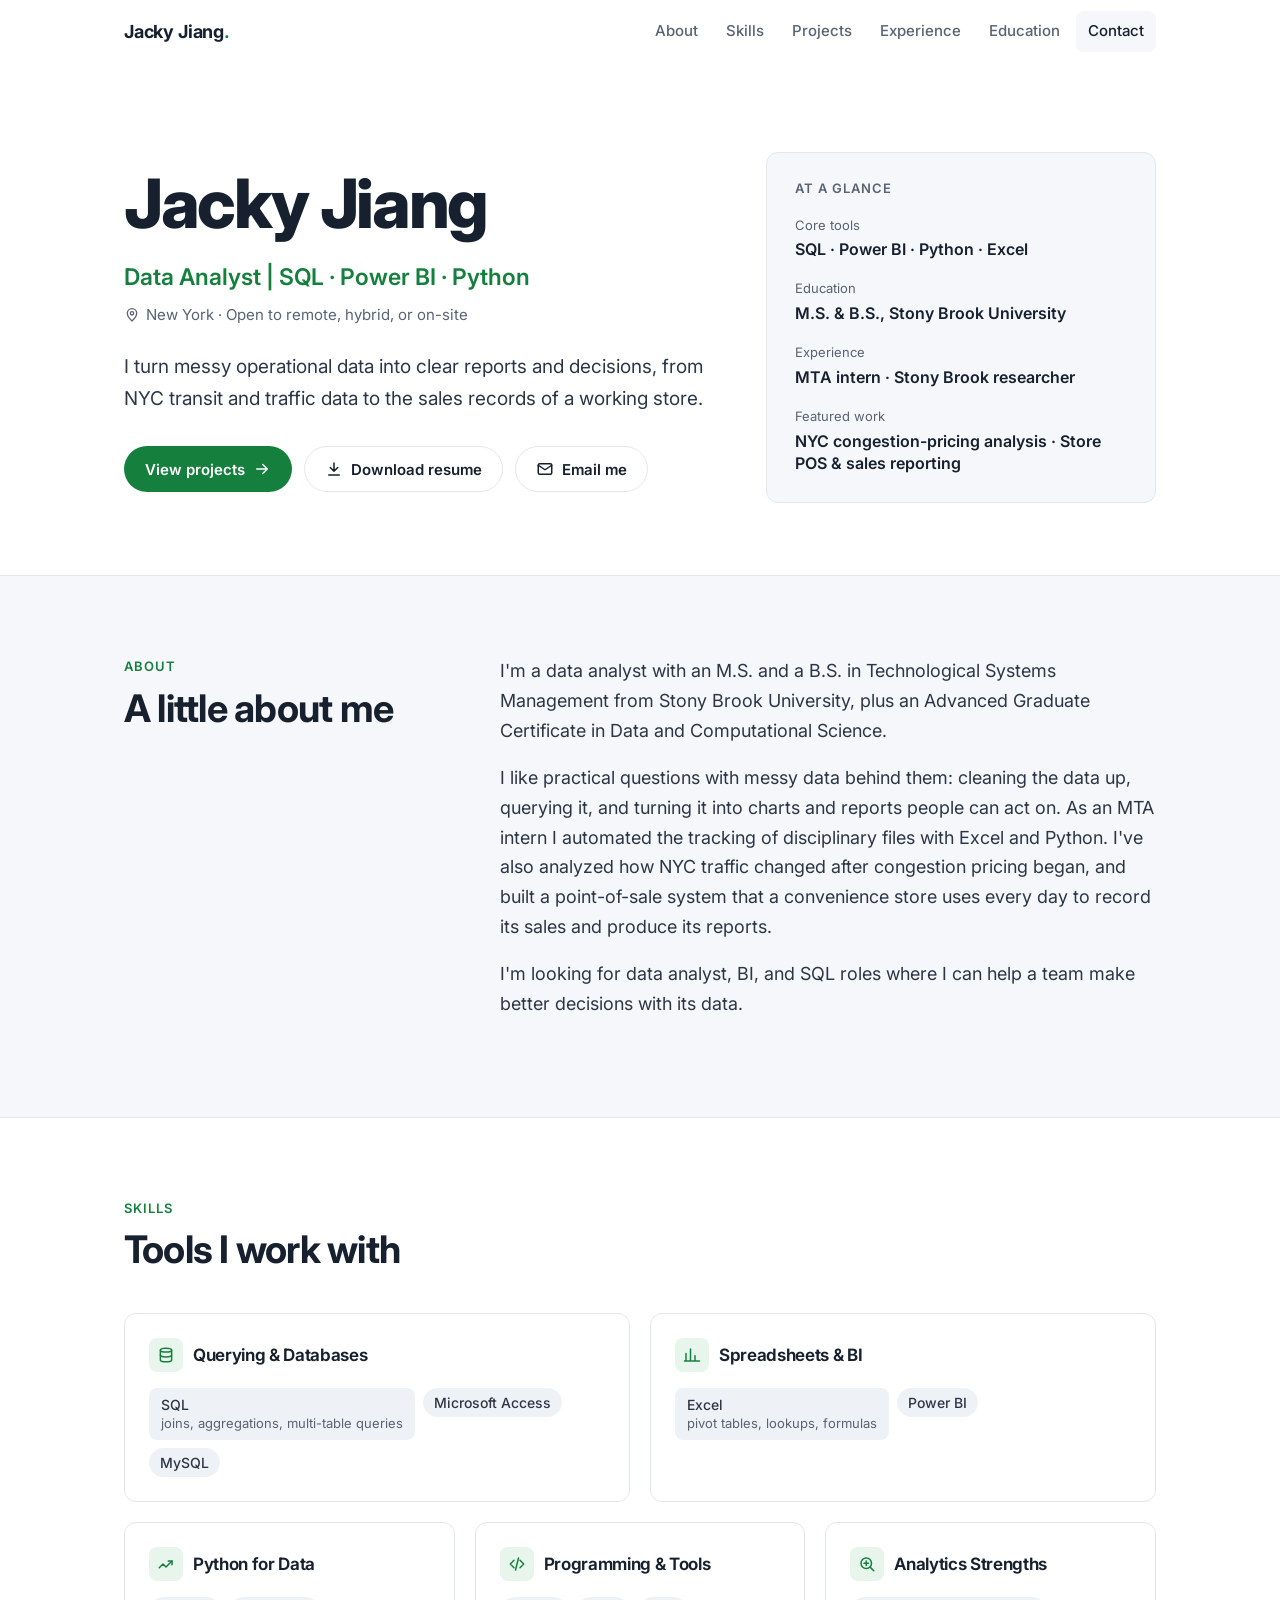
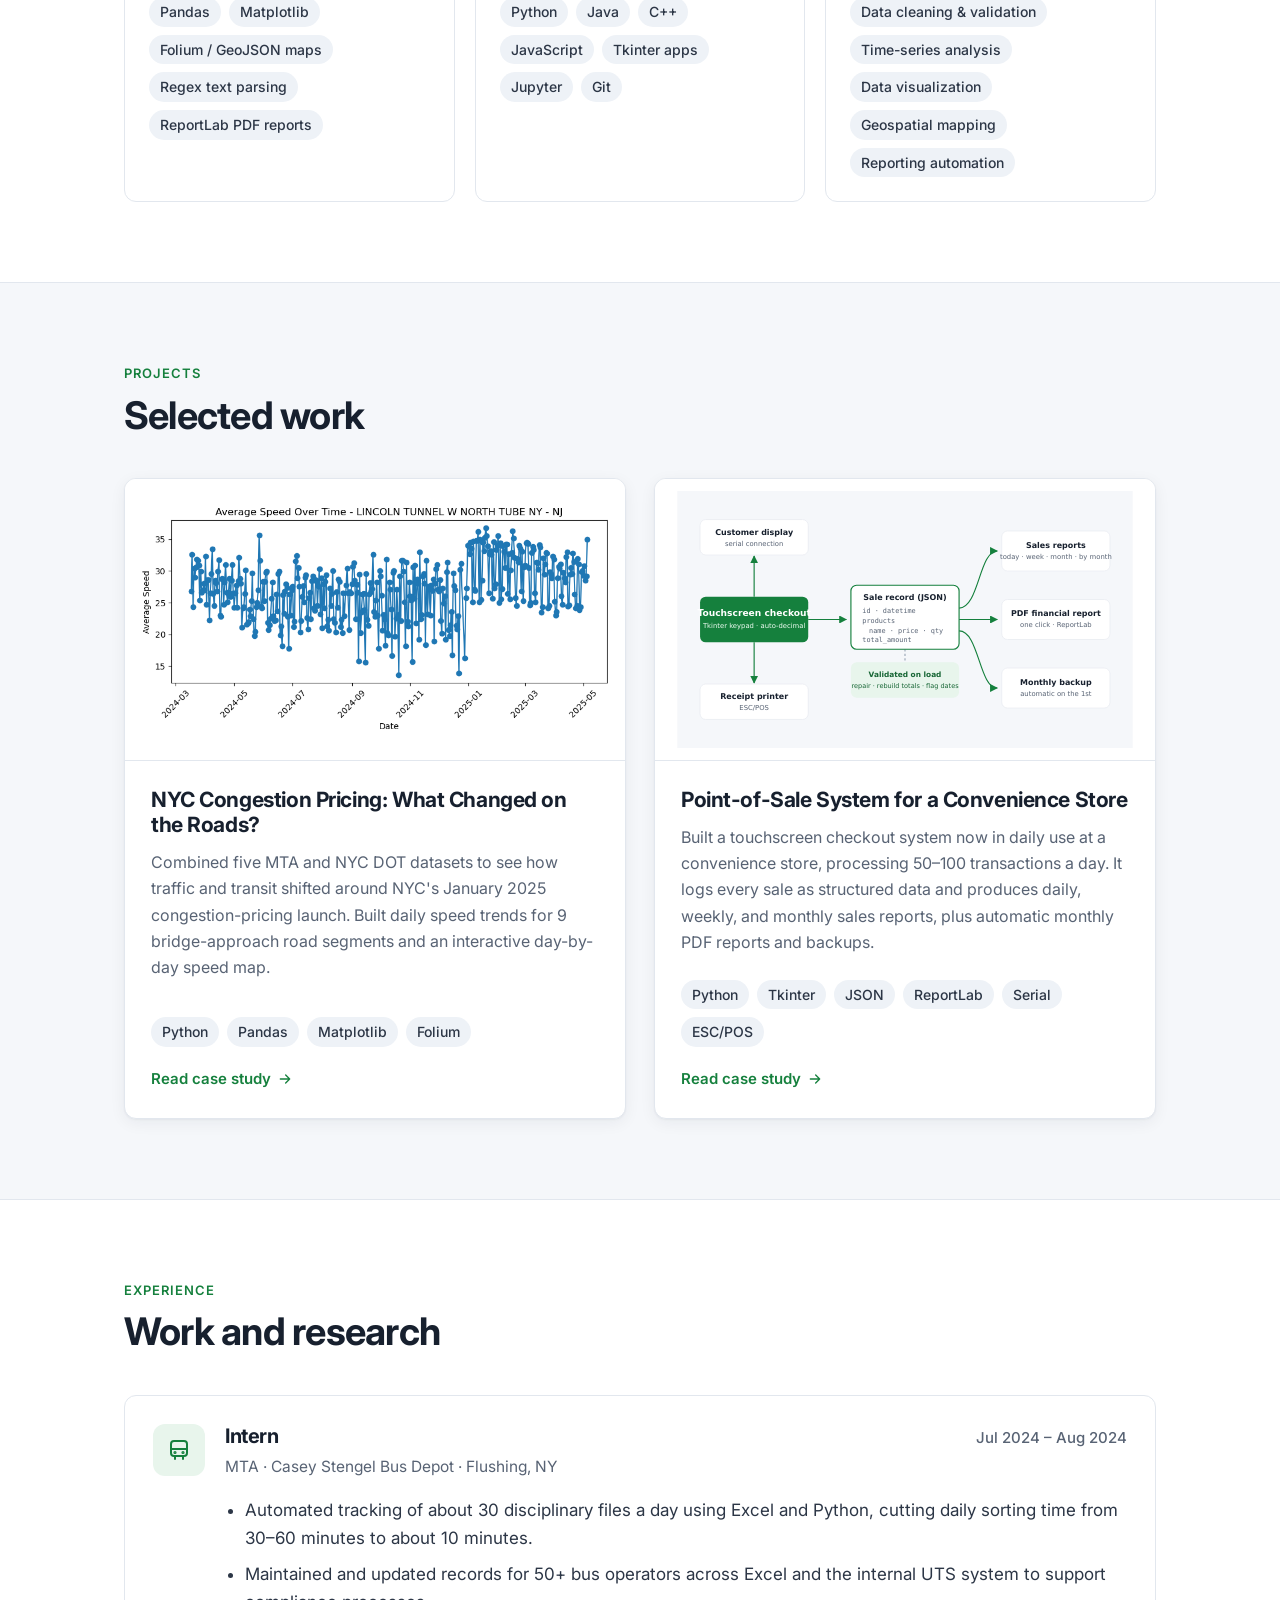
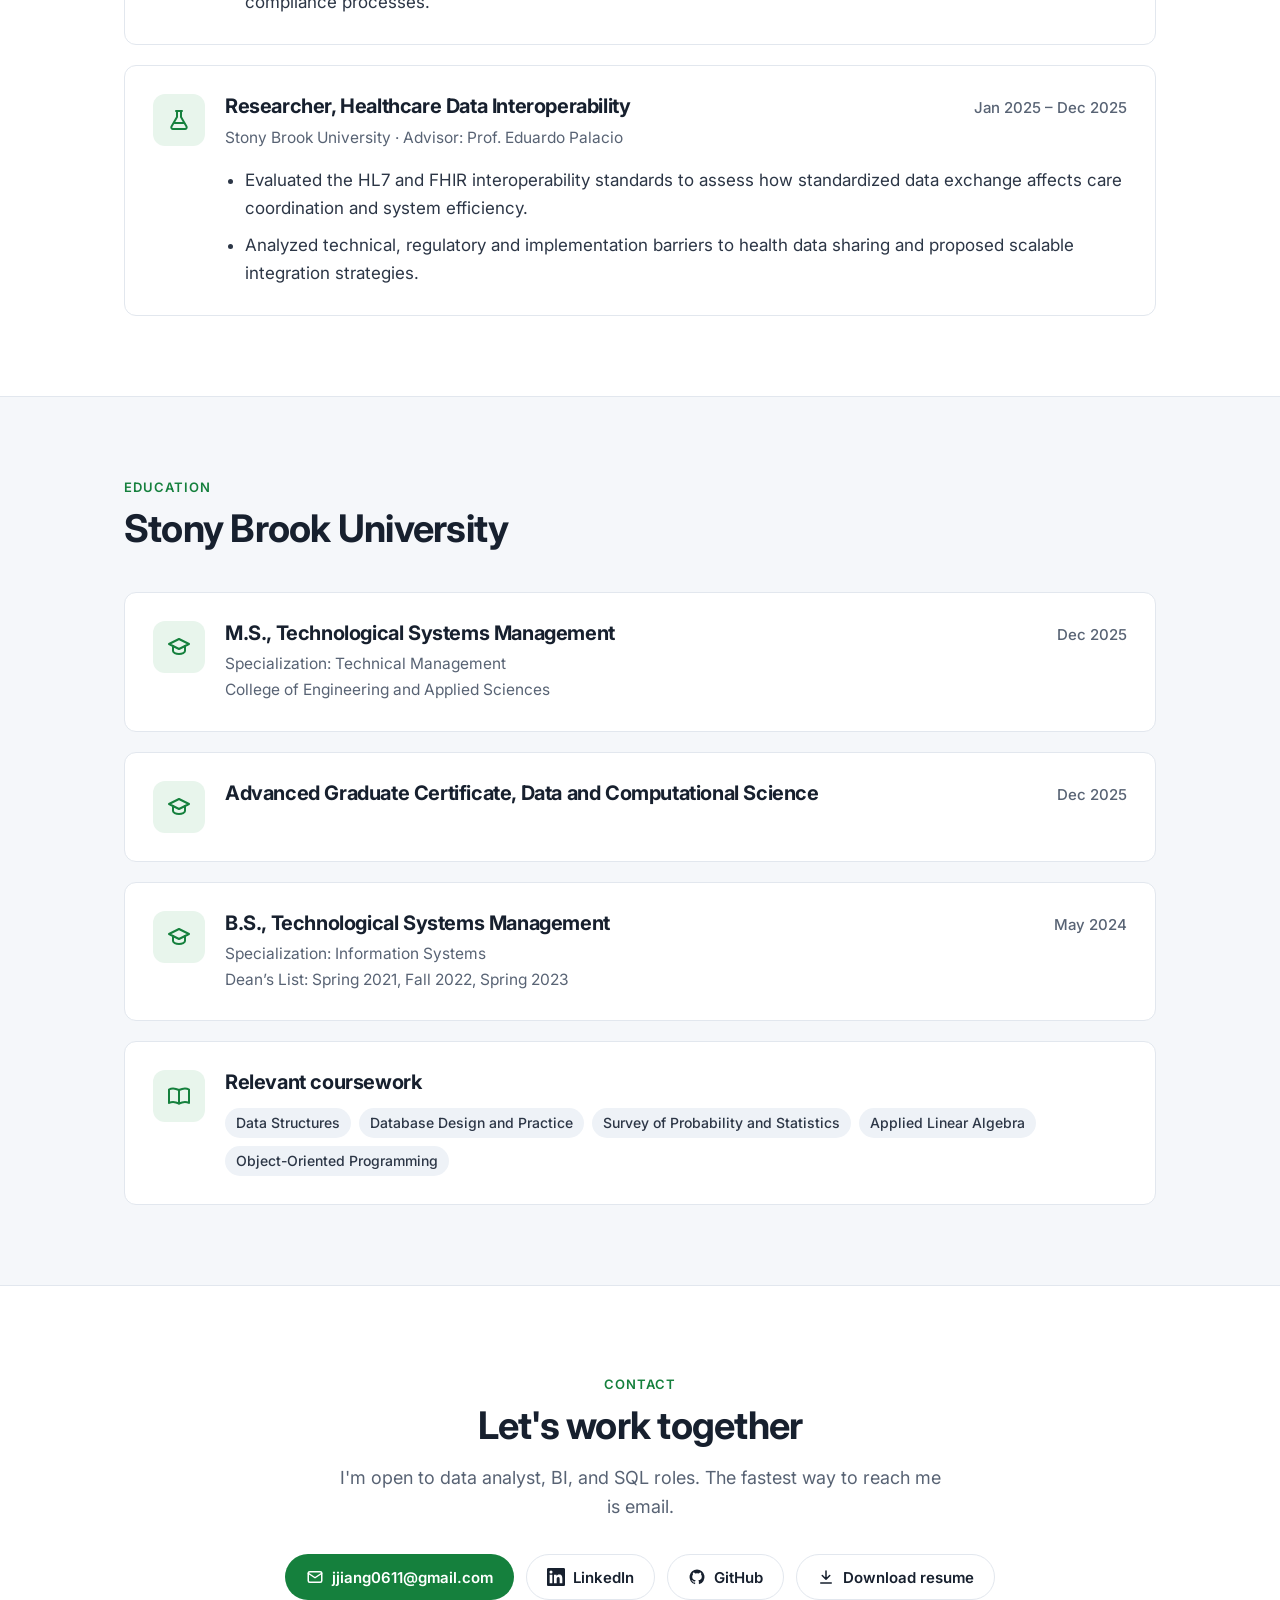
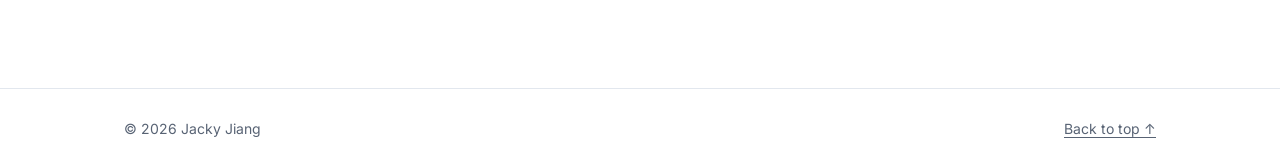
<file: index.html>
<!doctype html>
<html lang="en">
<head>
  <meta charset="utf-8">
  <meta name="viewport" content="width=device-width, initial-scale=1">
  <title>Jacky Jiang | Data Analyst: SQL · Power BI · Python</title>
  <meta name="description" content="Jacky Jiang, data analyst in New York. I turn messy operational data into clear reports and decisions, from NYC transit and traffic data to the sales records of a working store.">
  <link rel="canonical" href="https://jjiang0611.github.io/Portfolio-Website/">

  <meta property="og:type" content="website">
  <meta property="og:title" content="Jacky Jiang | Data Analyst: SQL · Power BI · Python">
  <meta property="og:description" content="I turn messy operational data into clear reports and decisions, from NYC transit and traffic data to the sales records of a working store.">
  <meta property="og:url" content="https://jjiang0611.github.io/Portfolio-Website/">
  <meta property="og:image" content="https://jjiang0611.github.io/Portfolio-Website/assets/img/og-image.png">
  <meta name="twitter:card" content="summary_large_image">

  <link rel="icon" href="assets/img/favicon.svg" type="image/svg+xml">
  <link rel="preconnect" href="https://fonts.googleapis.com">
  <link rel="preconnect" href="https://fonts.gstatic.com" crossorigin>
  <link href="https://fonts.googleapis.com/css2?family=Inter:wght@400;500;600;700;800&display=swap" rel="stylesheet">
  <link rel="stylesheet" href="assets/css/style.css">
</head>
<body>
  <a class="skip-link" href="#main">Skip to content</a>

  <header class="nav">
    <div class="container">
      <a class="brand" href="#top">Jacky Jiang<span>.</span></a>
      <button class="nav-toggle" type="button" aria-label="Open menu" aria-expanded="false" aria-controls="nav-links">
        <svg viewBox="0 0 24 24" fill="none" stroke="currentColor" stroke-width="2" stroke-linecap="round" aria-hidden="true"><path d="M4 7h16M4 12h16M4 17h16"/></svg>
      </button>
      <nav aria-label="Primary">
        <ul class="nav-links" id="nav-links">
          <li><a href="#about">About</a></li>
          <li><a href="#skills">Skills</a></li>
          <li><a href="#projects">Projects</a></li>
          <li><a href="#experience">Experience</a></li>
          <li><a href="#education">Education</a></li>
          <li><a href="#contact">Contact</a></li>
        </ul>
      </nav>
    </div>
  </header>

  <main id="main">
    <!-- Hero -->
    <section class="hero" aria-labelledby="hero-name">
      <div class="container">
        <div>
          <h1 id="hero-name">Jacky Jiang</h1>
          <p class="headline">Data Analyst | SQL · Power BI · Python</p>
          <p class="location">
            <svg viewBox="0 0 24 24" fill="none" stroke="currentColor" stroke-width="2" stroke-linecap="round" stroke-linejoin="round" aria-hidden="true"><path d="M12 21s-7-6.2-7-11.5a7 7 0 0 1 14 0C19 14.8 12 21 12 21z"/><circle cx="12" cy="9.5" r="2.5"/></svg>
            New York · Open to remote, hybrid, or on-site
          </p>
          <p class="lede">I turn messy operational data into clear reports and decisions, from NYC transit and traffic data to the sales records of a working store.</p>
          <div class="btn-group">
            <a class="btn btn-primary" href="#projects">
              View projects
              <svg viewBox="0 0 24 24" fill="none" stroke="currentColor" stroke-width="2" stroke-linecap="round" stroke-linejoin="round" aria-hidden="true"><path d="M5 12h14M13 6l6 6-6 6"/></svg>
            </a>
            <a class="btn btn-secondary" href="assets/resume.pdf" data-resume download="Jacky_Jiang_Resume.pdf">
              <svg viewBox="0 0 24 24" fill="none" stroke="currentColor" stroke-width="2" stroke-linecap="round" stroke-linejoin="round" aria-hidden="true"><path d="M12 4v11M7 10l5 5 5-5M5 20h14"/></svg>
              Download resume
            </a>
            <a class="btn btn-secondary" href="mailto:jjiang0611@gmail.com">
              <svg viewBox="0 0 24 24" fill="none" stroke="currentColor" stroke-width="2" stroke-linecap="round" stroke-linejoin="round" aria-hidden="true"><rect x="3" y="5" width="18" height="14" rx="2"/><path d="M3 7l9 6 9-6"/></svg>
              Email me
            </a>
          </div>
        </div>

        <aside class="glance" aria-label="At a glance">
          <h2>At a glance</h2>
          <dl>
            <div>
              <dt>Core tools</dt>
              <dd>SQL · Power BI · Python · Excel</dd>
            </div>
            <div>
              <dt>Education</dt>
              <dd>M.S. &amp; B.S., Stony Brook University</dd>
            </div>
            <div>
              <dt>Experience</dt>
              <dd>MTA intern · Stony Brook researcher</dd>
            </div>
            <div>
              <dt>Featured work</dt>
              <dd>NYC congestion-pricing analysis · Store POS &amp; sales reporting</dd>
            </div>
          </dl>
        </aside>
      </div>
    </section>

    <!-- About -->
    <section class="section section-alt" id="about" aria-labelledby="about-title">
      <div class="container about-grid">
        <div class="section-head">
          <span class="eyebrow">About</span>
          <h2 id="about-title">A little about me</h2>
        </div>
        <div class="about-body">
          <p>I'm a data analyst with an M.S. and a B.S. in Technological Systems Management from Stony Brook University, plus an Advanced Graduate Certificate in Data and Computational Science.</p>
          <p>I like practical questions with messy data behind them: cleaning the data up, querying it, and turning it into charts and reports people can act on. As an MTA intern I automated the tracking of disciplinary files with Excel and Python. I've also analyzed how NYC traffic changed after congestion pricing began, and built a point-of-sale system that a convenience store uses every day to record its sales and produce its reports.</p>
          <p>I'm looking for data analyst, BI, and SQL roles where I can help a team make better decisions with its data.</p>
        </div>
      </div>
    </section>

    <!-- Skills -->
    <section class="section" id="skills" aria-labelledby="skills-title">
      <div class="container">
        <div class="section-head">
          <span class="eyebrow">Skills</span>
          <h2 id="skills-title">Tools I work with</h2>
        </div>
        <div class="skills-grid">
          <article class="skill-card is-wide">
            <h3>
              <span class="skill-icon"><svg viewBox="0 0 24 24" fill="none" stroke="currentColor" stroke-width="2" stroke-linecap="round" stroke-linejoin="round" aria-hidden="true"><ellipse cx="12" cy="5.5" rx="7.5" ry="2.5"/><path d="M4.5 5.5v13c0 1.4 3.4 2.5 7.5 2.5s7.5-1.1 7.5-2.5v-13"/><path d="M4.5 12c0 1.4 3.4 2.5 7.5 2.5s7.5-1.1 7.5-2.5"/></svg></span>
              Querying &amp; Databases
            </h3>
            <ul class="tags">
              <li class="tag tag-detail">SQL <small>joins, aggregations, multi-table queries</small></li>
              <li class="tag">Microsoft Access</li>
              <li class="tag">MySQL</li>
            </ul>
          </article>

          <article class="skill-card is-wide">
            <h3>
              <span class="skill-icon"><svg viewBox="0 0 24 24" fill="none" stroke="currentColor" stroke-width="2" stroke-linecap="round" stroke-linejoin="round" aria-hidden="true"><path d="M4 20V10M10 20V4M16 20v-7M22 20H2"/></svg></span>
              Spreadsheets &amp; BI
            </h3>
            <ul class="tags">
              <li class="tag tag-detail">Excel <small>pivot tables, lookups, formulas</small></li>
              <li class="tag">Power BI</li>
            </ul>
          </article>

          <article class="skill-card">
            <h3>
              <span class="skill-icon"><svg viewBox="0 0 24 24" fill="none" stroke="currentColor" stroke-width="2" stroke-linecap="round" stroke-linejoin="round" aria-hidden="true"><path d="M3 17l5-5 4 4 8-8"/><path d="M15 8h5v5"/></svg></span>
              Python for Data
            </h3>
            <ul class="tags">
              <li class="tag">Pandas</li>
              <li class="tag">Matplotlib</li>
              <li class="tag">Folium / GeoJSON maps</li>
              <li class="tag">Regex text parsing</li>
              <li class="tag">ReportLab PDF reports</li>
            </ul>
          </article>

          <article class="skill-card">
            <h3>
              <span class="skill-icon"><svg viewBox="0 0 24 24" fill="none" stroke="currentColor" stroke-width="2" stroke-linecap="round" stroke-linejoin="round" aria-hidden="true"><path d="M8 7l-5 5 5 5M16 7l5 5-5 5M14 4l-4 16"/></svg></span>
              Programming &amp; Tools
            </h3>
            <ul class="tags">
              <li class="tag">Python</li>
              <li class="tag">Java</li>
              <li class="tag">C++</li>
              <li class="tag">JavaScript</li>
              <li class="tag">Tkinter apps</li>
              <li class="tag">Jupyter</li>
              <li class="tag">Git</li>
            </ul>
          </article>

          <article class="skill-card">
            <h3>
              <span class="skill-icon"><svg viewBox="0 0 24 24" fill="none" stroke="currentColor" stroke-width="2" stroke-linecap="round" stroke-linejoin="round" aria-hidden="true"><circle cx="11" cy="11" r="7"/><path d="M21 21l-4.5-4.5M8 11h6M11 8v6"/></svg></span>
              Analytics Strengths
            </h3>
            <ul class="tags">
              <li class="tag">Data cleaning &amp; validation</li>
              <li class="tag">Time-series analysis</li>
              <li class="tag">Data visualization</li>
              <li class="tag">Geospatial mapping</li>
              <li class="tag">Reporting automation</li>
            </ul>
          </article>
        </div>
      </div>
    </section>

    <!-- Projects -->
    <section class="section section-alt" id="projects" aria-labelledby="projects-title">
      <div class="container">
        <div class="section-head">
          <span class="eyebrow">Projects</span>
          <h2 id="projects-title">Selected work</h2>
        </div>
        <div class="projects-grid">
          <article class="project-card">
            <div class="project-thumb">
              <img src="assets/img/lincoln-tunnel-west-north-tube.png" alt="Line chart of average daily speed in the Lincoln Tunnel westbound north tube, March 2024 to May 2025, rising after January 2025." loading="lazy" width="790" height="390">
            </div>
            <div class="project-body">
              <h3><a href="projects/congestion-pricing.html">NYC Congestion Pricing: What Changed on the Roads?</a></h3>
              <p>Combined five MTA and NYC DOT datasets to see how traffic and transit shifted around NYC's January 2025 congestion-pricing launch. Built daily speed trends for 9 bridge-approach road segments and an interactive day-by-day speed map.</p>
              <ul class="tags" aria-label="Tools">
                <li class="tag">Python</li>
                <li class="tag">Pandas</li>
                <li class="tag">Matplotlib</li>
                <li class="tag">Folium</li>
              </ul>
              <span class="read-more" aria-hidden="true">
                Read case study
                <svg viewBox="0 0 24 24" fill="none" stroke="currentColor" stroke-width="2" stroke-linecap="round" stroke-linejoin="round"><path d="M5 12h14M13 6l6 6-6 6"/></svg>
              </span>
            </div>
          </article>

          <article class="project-card">
            <div class="project-thumb">
              <img src="assets/img/pos-data-flow.svg" alt="Diagram: touchscreen checkout feeds a customer display, a receipt printer, and a JSON sale record that powers sales reports, PDF reports, and monthly backups." loading="lazy" width="800" height="450">
            </div>
            <div class="project-body">
              <h3><a href="projects/pos-system.html">Point-of-Sale System for a Convenience Store</a></h3>
              <p>Built a touchscreen checkout system now in daily use at a convenience store, processing 50–100 transactions a day. It logs every sale as structured data and produces daily, weekly, and monthly sales reports, plus automatic monthly PDF reports and backups.</p>
              <ul class="tags" aria-label="Tools">
                <li class="tag">Python</li>
                <li class="tag">Tkinter</li>
                <li class="tag">JSON</li>
                <li class="tag">ReportLab</li>
                <li class="tag">Serial</li>
                <li class="tag">ESC/POS</li>
              </ul>
              <span class="read-more" aria-hidden="true">
                Read case study
                <svg viewBox="0 0 24 24" fill="none" stroke="currentColor" stroke-width="2" stroke-linecap="round" stroke-linejoin="round"><path d="M5 12h14M13 6l6 6-6 6"/></svg>
              </span>
            </div>
          </article>
        </div>
      </div>
    </section>

    <!-- Experience -->
    <section class="section" id="experience" aria-labelledby="experience-title">
      <div class="container">
        <div class="section-head">
          <span class="eyebrow">Experience</span>
          <h2 id="experience-title">Work and research</h2>
        </div>
        <div class="entries">
          <article class="entry">
            <div class="entry-icon"><svg viewBox="0 0 24 24" fill="none" stroke="currentColor" stroke-width="2" stroke-linecap="round" stroke-linejoin="round" aria-hidden="true"><rect x="4" y="3" width="16" height="15" rx="3"/><path d="M4 11h16M8 18v3M16 18v3"/><circle cx="8" cy="14.5" r="0.6" fill="currentColor"/><circle cx="16" cy="14.5" r="0.6" fill="currentColor"/></svg></div>
            <div>
              <div class="entry-head">
                <h3>Intern</h3>
                <span class="entry-date">Jul 2024 – Aug 2024</span>
              </div>
              <p class="org">MTA · Casey Stengel Bus Depot · Flushing, NY</p>
              <ul>
                <li>Automated tracking of about 30 disciplinary files a day using Excel and Python, cutting daily sorting time from 30–60 minutes to about 10 minutes.</li>
                <li>Maintained and updated records for 50+ bus operators across Excel and the internal UTS system to support compliance processes.</li>
              </ul>
            </div>
          </article>
          <article class="entry">
            <div class="entry-icon"><svg viewBox="0 0 24 24" fill="none" stroke="currentColor" stroke-width="2" stroke-linecap="round" stroke-linejoin="round" aria-hidden="true"><path d="M9 3h6M10 3v6L4.5 18.5A1.7 1.7 0 0 0 6 21h12a1.7 1.7 0 0 0 1.5-2.5L14 9V3"/><path d="M7.5 15h9"/></svg></div>
            <div>
              <div class="entry-head">
                <h3>Researcher, Healthcare Data Interoperability</h3>
                <span class="entry-date">Jan 2025 – Dec 2025</span>
              </div>
              <p class="org">Stony Brook University · Advisor: Prof. Eduardo Palacio</p>
              <ul>
                <li>Evaluated the HL7 and FHIR interoperability standards to assess how standardized data exchange affects care coordination and system efficiency.</li>
                <li>Analyzed technical, regulatory and implementation barriers to health data sharing and proposed scalable integration strategies.</li>
              </ul>
            </div>
          </article>
        </div>
      </div>
    </section>

    <!-- Education -->
    <section class="section section-alt" id="education" aria-labelledby="education-title">
      <div class="container">
        <div class="section-head">
          <span class="eyebrow">Education</span>
          <h2 id="education-title">Stony Brook University</h2>
        </div>
        <div class="entries">
          <article class="entry">
            <div class="entry-icon"><svg viewBox="0 0 24 24" fill="none" stroke="currentColor" stroke-width="2" stroke-linecap="round" stroke-linejoin="round" aria-hidden="true"><path d="M2 9l10-5 10 5-10 5z"/><path d="M6 11v5c0 1.5 2.7 3 6 3s6-1.5 6-3v-5"/></svg></div>
            <div>
              <div class="entry-head">
                <h3>M.S., Technological Systems Management</h3>
                <span class="entry-date">Dec 2025</span>
              </div>
              <p class="org">Specialization: Technical Management<br>College of Engineering and Applied Sciences</p>
            </div>
          </article>
          <article class="entry">
            <div class="entry-icon"><svg viewBox="0 0 24 24" fill="none" stroke="currentColor" stroke-width="2" stroke-linecap="round" stroke-linejoin="round" aria-hidden="true"><path d="M2 9l10-5 10 5-10 5z"/><path d="M6 11v5c0 1.5 2.7 3 6 3s6-1.5 6-3v-5"/></svg></div>
            <div>
              <div class="entry-head">
                <h3>Advanced Graduate Certificate, Data and Computational Science</h3>
                <span class="entry-date">Dec 2025</span>
              </div>
            </div>
          </article>
          <article class="entry">
            <div class="entry-icon"><svg viewBox="0 0 24 24" fill="none" stroke="currentColor" stroke-width="2" stroke-linecap="round" stroke-linejoin="round" aria-hidden="true"><path d="M2 9l10-5 10 5-10 5z"/><path d="M6 11v5c0 1.5 2.7 3 6 3s6-1.5 6-3v-5"/></svg></div>
            <div>
              <div class="entry-head">
                <h3>B.S., Technological Systems Management</h3>
                <span class="entry-date">May 2024</span>
              </div>
              <p class="org">Specialization: Information Systems<br>Dean’s List: Spring 2021, Fall 2022, Spring 2023</p>
            </div>
          </article>
          <article class="entry">
            <div class="entry-icon"><svg viewBox="0 0 24 24" fill="none" stroke="currentColor" stroke-width="2" stroke-linecap="round" stroke-linejoin="round" aria-hidden="true"><path d="M2 5.5C4.5 4 8 4 12 6c4-2 7.5-2 10-.5V19c-2.5-1.5-6-1.5-10 .5-4-2-7.5-2-10-.5z"/><path d="M12 6v13.5"/></svg></div>
            <div>
              <h3>Relevant coursework</h3>
              <ul class="tags coursework" aria-label="Relevant coursework">
                <li class="tag">Data Structures</li>
                <li class="tag">Database Design and Practice</li>
                <li class="tag">Survey of Probability and Statistics</li>
                <li class="tag">Applied Linear Algebra</li>
                <li class="tag">Object-Oriented Programming</li>
              </ul>
            </div>
          </article>
        </div>
      </div>
    </section>

    <!-- Contact -->
    <section class="contact" id="contact" aria-labelledby="contact-title">
      <div class="container">
        <span class="eyebrow">Contact</span>
        <h2 id="contact-title">Let's work together</h2>
        <p>I'm open to data analyst, BI, and SQL roles. The fastest way to reach me is email.</p>
        <div class="btn-group">
          <a class="btn btn-primary" href="mailto:jjiang0611@gmail.com">
            <svg viewBox="0 0 24 24" fill="none" stroke="currentColor" stroke-width="2" stroke-linecap="round" stroke-linejoin="round" aria-hidden="true"><rect x="3" y="5" width="18" height="14" rx="2"/><path d="M3 7l9 6 9-6"/></svg>
            jjiang0611@gmail.com
          </a>
          <a class="btn btn-secondary" href="https://www.linkedin.com/in/jiang-jacky" target="_blank" rel="noopener">
            <svg viewBox="0 0 24 24" fill="currentColor" aria-hidden="true"><path d="M20.45 20.45h-3.56v-5.57c0-1.33-.03-3.04-1.85-3.04-1.85 0-2.14 1.45-2.14 2.94v5.67H9.35V9h3.41v1.56h.05c.48-.9 1.64-1.85 3.37-1.85 3.6 0 4.27 2.37 4.27 5.46v6.28zM5.34 7.43a2.06 2.06 0 1 1 0-4.13 2.06 2.06 0 0 1 0 4.13zM7.12 20.45H3.56V9h3.56v11.45zM22.22 0H1.77C.79 0 0 .77 0 1.73v20.54C0 23.23.79 24 1.77 24h20.45c.98 0 1.78-.77 1.78-1.73V1.73C24 .77 23.2 0 22.22 0z"/></svg>
            LinkedIn
          </a>
          <a class="btn btn-secondary" href="https://github.com/jjiang0611" target="_blank" rel="noopener">
            <svg viewBox="0 0 24 24" fill="currentColor" aria-hidden="true"><path d="M12 2a10 10 0 0 0-3.16 19.49c.5.09.68-.22.68-.48v-1.7c-2.78.6-3.37-1.34-3.37-1.34-.45-1.16-1.11-1.47-1.11-1.47-.91-.62.07-.6.07-.6 1 .07 1.53 1.03 1.53 1.03.9 1.52 2.34 1.08 2.91.83.09-.65.35-1.09.63-1.34-2.22-.25-4.55-1.11-4.55-4.94 0-1.09.39-1.98 1.03-2.68-.1-.25-.45-1.27.1-2.64 0 0 .84-.27 2.75 1.02a9.56 9.56 0 0 1 5 0c1.91-1.29 2.75-1.02 2.75-1.02.55 1.37.2 2.39.1 2.64.64.7 1.03 1.59 1.03 2.68 0 3.84-2.34 4.69-4.57 4.93.36.31.68.92.68 1.85v2.75c0 .27.18.58.69.48A10 10 0 0 0 12 2z"/></svg>
            GitHub
          </a>
          <a class="btn btn-secondary" href="assets/resume.pdf" data-resume download="Jacky_Jiang_Resume.pdf">
            <svg viewBox="0 0 24 24" fill="none" stroke="currentColor" stroke-width="2" stroke-linecap="round" stroke-linejoin="round" aria-hidden="true"><path d="M12 4v11M7 10l5 5 5-5M5 20h14"/></svg>
            Download resume
          </a>
        </div>
      </div>
    </section>
  </main>

  <footer class="footer">
    <div class="container">
      <span>© <span data-year>2026</span> Jacky Jiang</span>
      <a href="#top">Back to top ↑</a>
    </div>
  </footer>

  <script src="assets/js/main.js"></script>
</body>
</html>
</file>
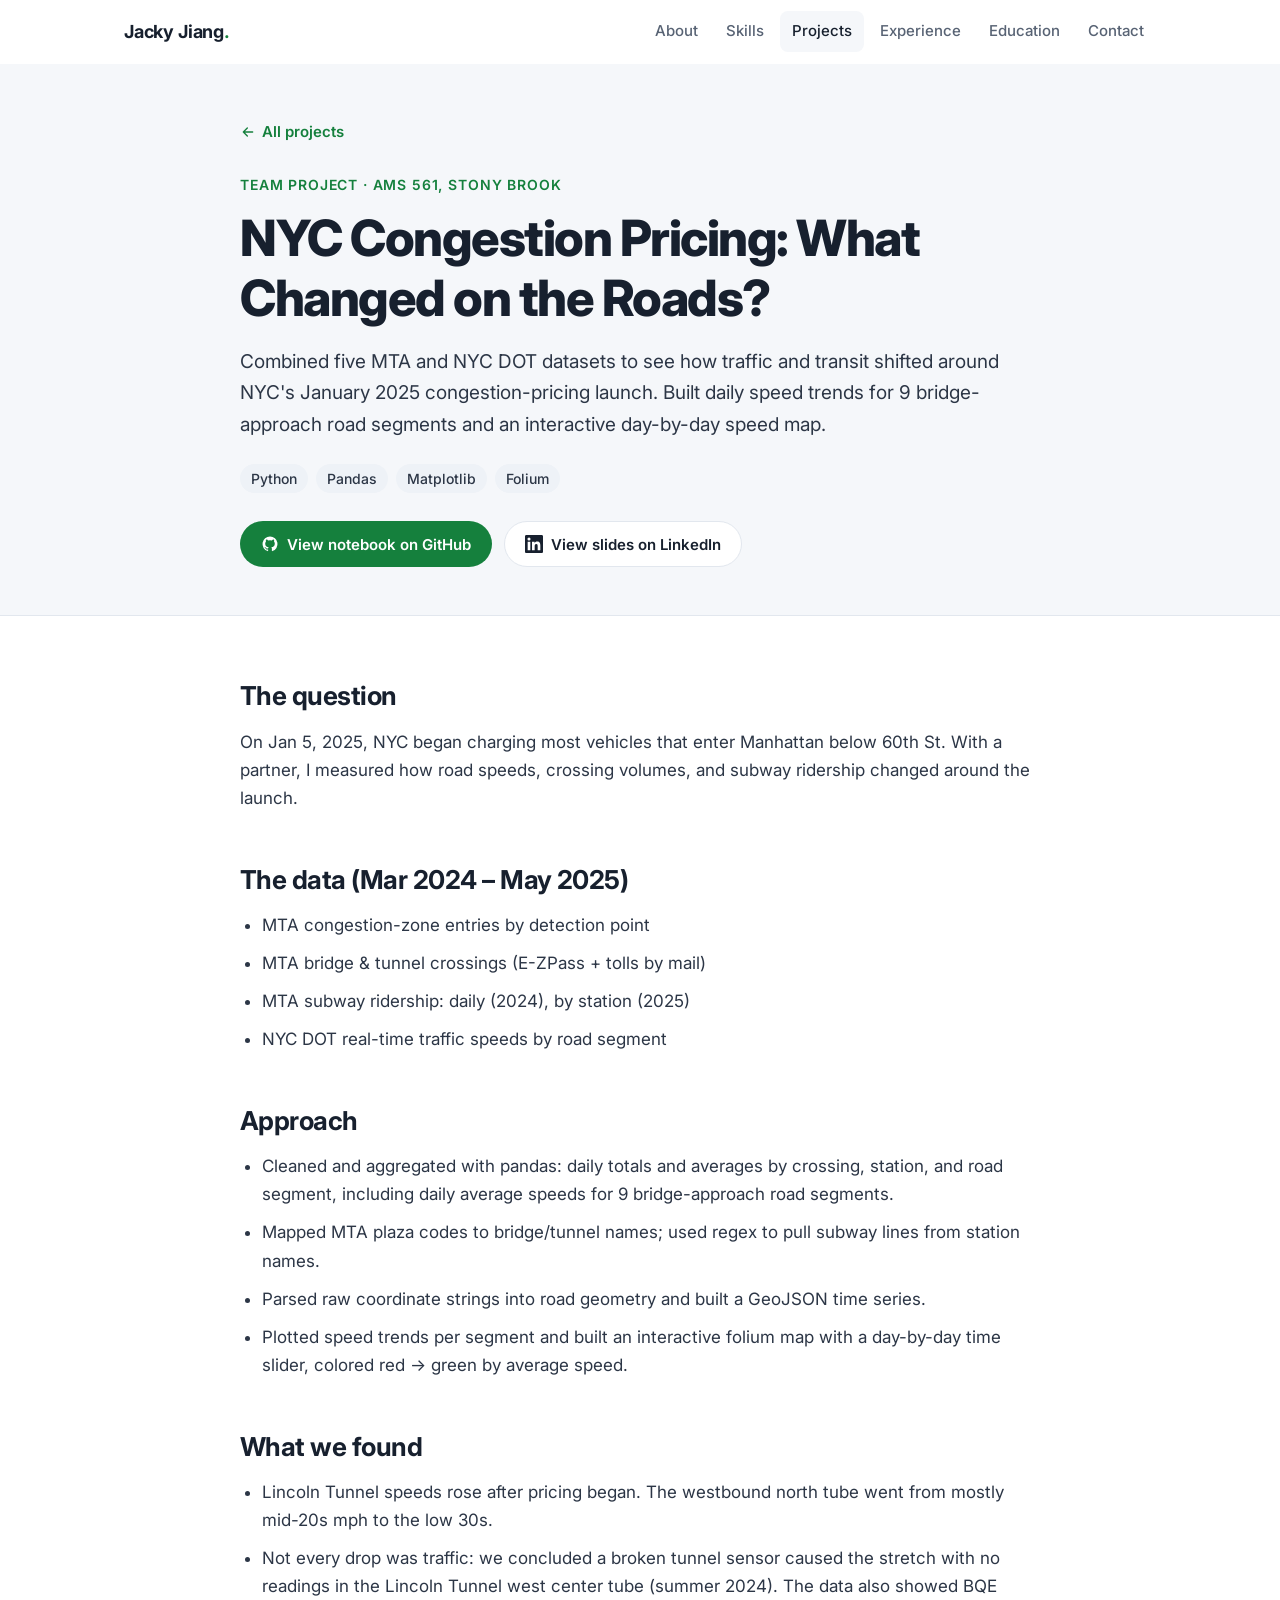
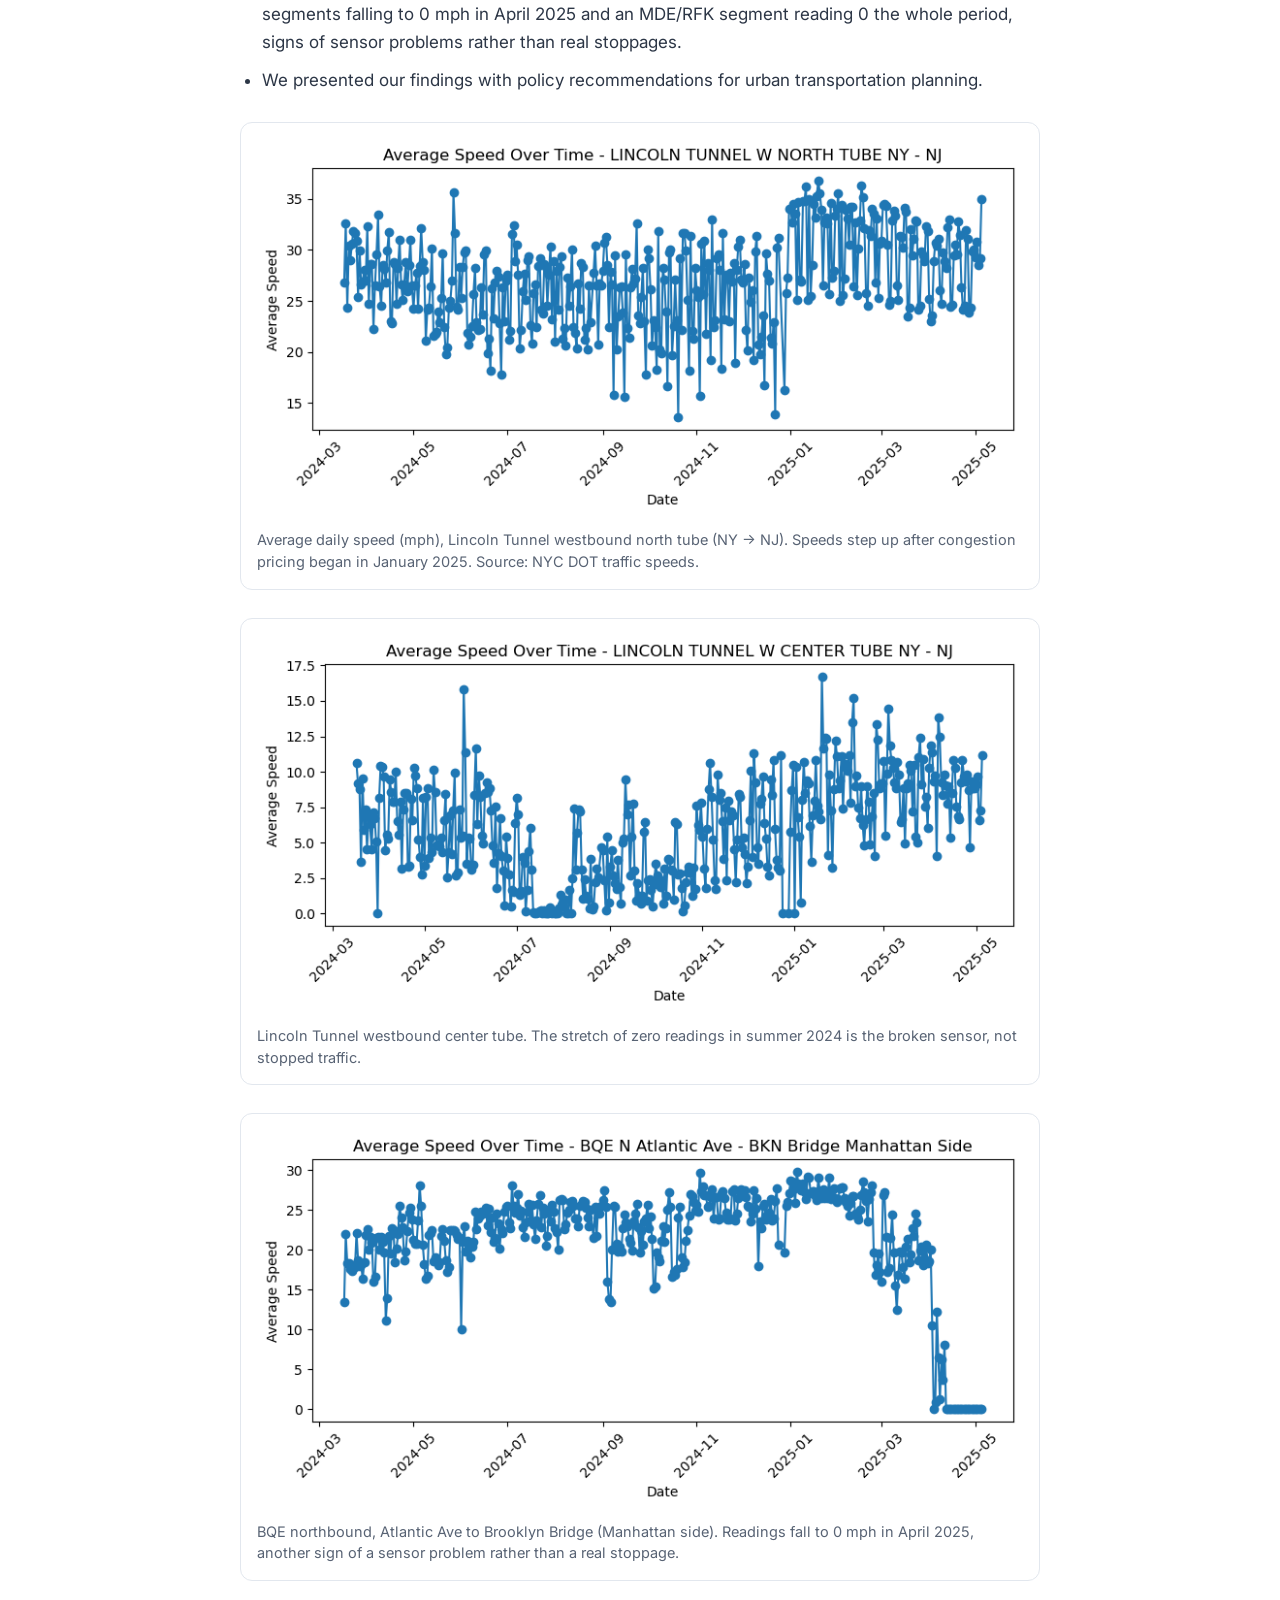
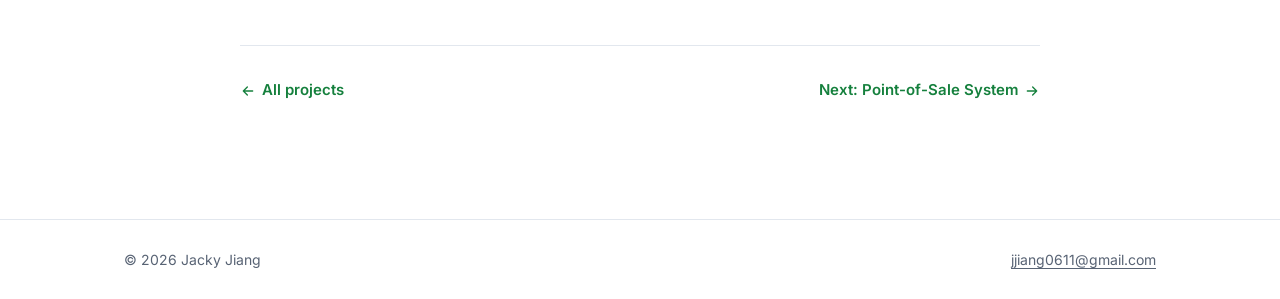
<file: projects/congestion-pricing.html>
<!doctype html>
<html lang="en">
<head>
  <meta charset="utf-8">
  <meta name="viewport" content="width=device-width, initial-scale=1">
  <title>NYC Congestion Pricing Analysis | Jacky Jiang</title>
  <meta name="description" content="Case study: combining five MTA and NYC DOT datasets to see how traffic and transit shifted around NYC's January 2025 congestion-pricing launch.">
  <link rel="canonical" href="https://jjiang0611.github.io/Portfolio-Website/projects/congestion-pricing.html">

  <meta property="og:type" content="article">
  <meta property="og:title" content="NYC Congestion Pricing: What Changed on the Roads?">
  <meta property="og:description" content="Combined five MTA and NYC DOT datasets to see how traffic and transit shifted around NYC's January 2025 congestion-pricing launch.">
  <meta property="og:url" content="https://jjiang0611.github.io/Portfolio-Website/projects/congestion-pricing.html">
  <meta property="og:image" content="https://jjiang0611.github.io/Portfolio-Website/assets/img/lincoln-tunnel-west-north-tube.png">
  <meta name="twitter:card" content="summary_large_image">

  <link rel="icon" href="../assets/img/favicon.svg" type="image/svg+xml">
  <link rel="preconnect" href="https://fonts.googleapis.com">
  <link rel="preconnect" href="https://fonts.gstatic.com" crossorigin>
  <link href="https://fonts.googleapis.com/css2?family=Inter:wght@400;500;600;700;800&display=swap" rel="stylesheet">
  <link rel="stylesheet" href="../assets/css/style.css">
</head>
<body>
  <a class="skip-link" href="#main">Skip to content</a>

  <header class="nav">
    <div class="container">
      <a class="brand" href="../index.html">Jacky Jiang<span>.</span></a>
      <button class="nav-toggle" type="button" aria-label="Open menu" aria-expanded="false" aria-controls="nav-links">
        <svg viewBox="0 0 24 24" fill="none" stroke="currentColor" stroke-width="2" stroke-linecap="round" aria-hidden="true"><path d="M4 7h16M4 12h16M4 17h16"/></svg>
      </button>
      <nav aria-label="Primary">
        <ul class="nav-links" id="nav-links">
          <li><a href="../index.html#about">About</a></li>
          <li><a href="../index.html#skills">Skills</a></li>
          <li><a href="../index.html#projects" aria-current="true">Projects</a></li>
          <li><a href="../index.html#experience">Experience</a></li>
          <li><a href="../index.html#education">Education</a></li>
          <li><a href="../index.html#contact">Contact</a></li>
        </ul>
      </nav>
    </div>
  </header>

  <main id="main">
    <header class="cs-header">
      <div class="container">
        <a class="back-link" href="../index.html#projects">
          <svg viewBox="0 0 24 24" fill="none" stroke="currentColor" stroke-width="2" stroke-linecap="round" stroke-linejoin="round" aria-hidden="true"><path d="M19 12H5M11 6l-6 6 6 6"/></svg>
          All projects
        </a>
        <p class="cs-meta">Team project · AMS 561, Stony Brook</p>
        <h1>NYC Congestion Pricing: What Changed on the Roads?</h1>
        <p class="cs-summary">Combined five MTA and NYC DOT datasets to see how traffic and transit shifted around NYC's January 2025 congestion-pricing launch. Built daily speed trends for 9 bridge-approach road segments and an interactive day-by-day speed map.</p>
        <ul class="tags" aria-label="Tools">
          <li class="tag">Python</li>
          <li class="tag">Pandas</li>
          <li class="tag">Matplotlib</li>
          <li class="tag">Folium</li>
        </ul>
        <div class="btn-group">
          <a class="btn btn-primary" href="https://github.com/jjiang0611/AMS-561-Project" target="_blank" rel="noopener">
            <svg viewBox="0 0 24 24" fill="currentColor" aria-hidden="true"><path d="M12 2a10 10 0 0 0-3.16 19.49c.5.09.68-.22.68-.48v-1.7c-2.78.6-3.37-1.34-3.37-1.34-.45-1.16-1.11-1.47-1.11-1.47-.91-.62.07-.6.07-.6 1 .07 1.53 1.03 1.53 1.03.9 1.52 2.34 1.08 2.91.83.09-.65.35-1.09.63-1.34-2.22-.25-4.55-1.11-4.55-4.94 0-1.09.39-1.98 1.03-2.68-.1-.25-.45-1.27.1-2.64 0 0 .84-.27 2.75 1.02a9.56 9.56 0 0 1 5 0c1.91-1.29 2.75-1.02 2.75-1.02.55 1.37.2 2.39.1 2.64.64.7 1.03 1.59 1.03 2.68 0 3.84-2.34 4.69-4.57 4.93.36.31.68.92.68 1.85v2.75c0 .27.18.58.69.48A10 10 0 0 0 12 2z"/></svg>
            View notebook on GitHub
          </a>
          <a class="btn btn-secondary" href="https://www.linkedin.com/in/jiang-jacky/details/projects/" target="_blank" rel="noopener" title="Opens the Projects section of my LinkedIn profile, where the slides are attached">
            <svg viewBox="0 0 24 24" fill="currentColor" aria-hidden="true"><path d="M20.45 20.45h-3.56v-5.57c0-1.33-.03-3.04-1.85-3.04-1.85 0-2.14 1.45-2.14 2.94v5.67H9.35V9h3.41v1.56h.05c.48-.9 1.64-1.85 3.37-1.85 3.6 0 4.27 2.37 4.27 5.46v6.28zM5.34 7.43a2.06 2.06 0 1 1 0-4.13 2.06 2.06 0 0 1 0 4.13zM7.12 20.45H3.56V9h3.56v11.45zM22.22 0H1.77C.79 0 0 .77 0 1.73v20.54C0 23.23.79 24 1.77 24h20.45c.98 0 1.78-.77 1.78-1.73V1.73C24 .77 23.2 0 22.22 0z"/></svg>
            View slides on LinkedIn
          </a>
        </div>
      </div>
    </header>

    <article class="cs-body">
      <div class="container">
        <section class="cs-section" aria-labelledby="q">
          <h2 id="q">The question</h2>
          <p>On Jan 5, 2025, NYC began charging most vehicles that enter Manhattan below 60th St. With a partner, I measured how road speeds, crossing volumes, and subway ridership changed around the launch.</p>
        </section>

        <section class="cs-section" aria-labelledby="data">
          <h2 id="data">The data (Mar 2024 – May 2025)</h2>
          <ul>
            <li>MTA congestion-zone entries by detection point</li>
            <li>MTA bridge &amp; tunnel crossings (E-ZPass + tolls by mail)</li>
            <li>MTA subway ridership: daily (2024), by station (2025)</li>
            <li>NYC DOT real-time traffic speeds by road segment</li>
          </ul>
        </section>

        <section class="cs-section" aria-labelledby="approach">
          <h2 id="approach">Approach</h2>
          <ul>
            <li>Cleaned and aggregated with pandas: daily totals and averages by crossing, station, and road segment, including daily average speeds for 9 bridge-approach road segments.</li>
            <li>Mapped MTA plaza codes to bridge/tunnel names; used regex to pull subway lines from station names.</li>
            <li>Parsed raw coordinate strings into road geometry and built a GeoJSON time series.</li>
            <li>Plotted speed trends per segment and built an interactive folium map with a day-by-day time slider, colored red → green by average speed.</li>
          </ul>
        </section>

        <section class="cs-section" aria-labelledby="found">
          <h2 id="found">What we found</h2>
          <ul>
            <li>Lincoln Tunnel speeds rose after pricing began. The westbound north tube went from mostly mid-20s mph to the low 30s.</li>
            <li>Not every drop was traffic: we concluded a broken tunnel sensor caused the stretch with no readings in the Lincoln Tunnel west center tube (summer 2024). The data also showed BQE segments falling to 0 mph in April 2025 and an MDE/RFK segment reading 0 the whole period, signs of sensor problems rather than real stoppages.</li>
            <li>We presented our findings with policy recommendations for urban transportation planning.</li>
          </ul>

          <figure class="figure">
            <img src="../assets/img/lincoln-tunnel-west-north-tube.png" alt="Line chart of average daily speed in the Lincoln Tunnel westbound north tube from March 2024 to May 2025. Speeds sit mostly in the mid-20s mph through 2024 and move into the low 30s after January 2025." width="790" height="390">
            <figcaption>Average daily speed (mph), Lincoln Tunnel westbound north tube (NY → NJ). Speeds step up after congestion pricing began in January 2025. Source: NYC DOT traffic speeds.</figcaption>
          </figure>

          <figure class="figure">
            <img src="../assets/img/lincoln-tunnel-west-center-tube.png" alt="Line chart of average daily speed in the Lincoln Tunnel westbound center tube, March 2024 to May 2025, with a stretch of near-zero readings in summer 2024." width="790" height="390" loading="lazy">
            <figcaption>Lincoln Tunnel westbound center tube. The stretch of zero readings in summer 2024 is the broken sensor, not stopped traffic.</figcaption>
          </figure>

          <figure class="figure">
            <img src="../assets/img/bqe-atlantic-ave.png" alt="Line chart of average daily speed on the BQE northbound from Atlantic Ave to the Brooklyn Bridge, with readings dropping to zero in April 2025." width="790" height="390" loading="lazy">
            <figcaption>BQE northbound, Atlantic Ave to Brooklyn Bridge (Manhattan side). Readings fall to 0 mph in April 2025, another sign of a sensor problem rather than a real stoppage.</figcaption>
          </figure>
        </section>

        <nav class="cs-next" aria-label="More projects">
          <a class="back-link" href="../index.html#projects">
            <svg viewBox="0 0 24 24" fill="none" stroke="currentColor" stroke-width="2" stroke-linecap="round" stroke-linejoin="round" aria-hidden="true"><path d="M19 12H5M11 6l-6 6 6 6"/></svg>
            All projects
          </a>
          <a class="back-link" href="pos-system.html">
            Next: Point-of-Sale System
            <svg viewBox="0 0 24 24" fill="none" stroke="currentColor" stroke-width="2" stroke-linecap="round" stroke-linejoin="round" aria-hidden="true"><path d="M5 12h14M13 6l6 6-6 6"/></svg>
          </a>
        </nav>
      </div>
    </article>
  </main>

  <footer class="footer">
    <div class="container">
      <span>© <span data-year>2026</span> Jacky Jiang</span>
      <a href="mailto:jjiang0611@gmail.com">jjiang0611@gmail.com</a>
    </div>
  </footer>

  <script src="../assets/js/main.js"></script>
</body>
</html>
</file>
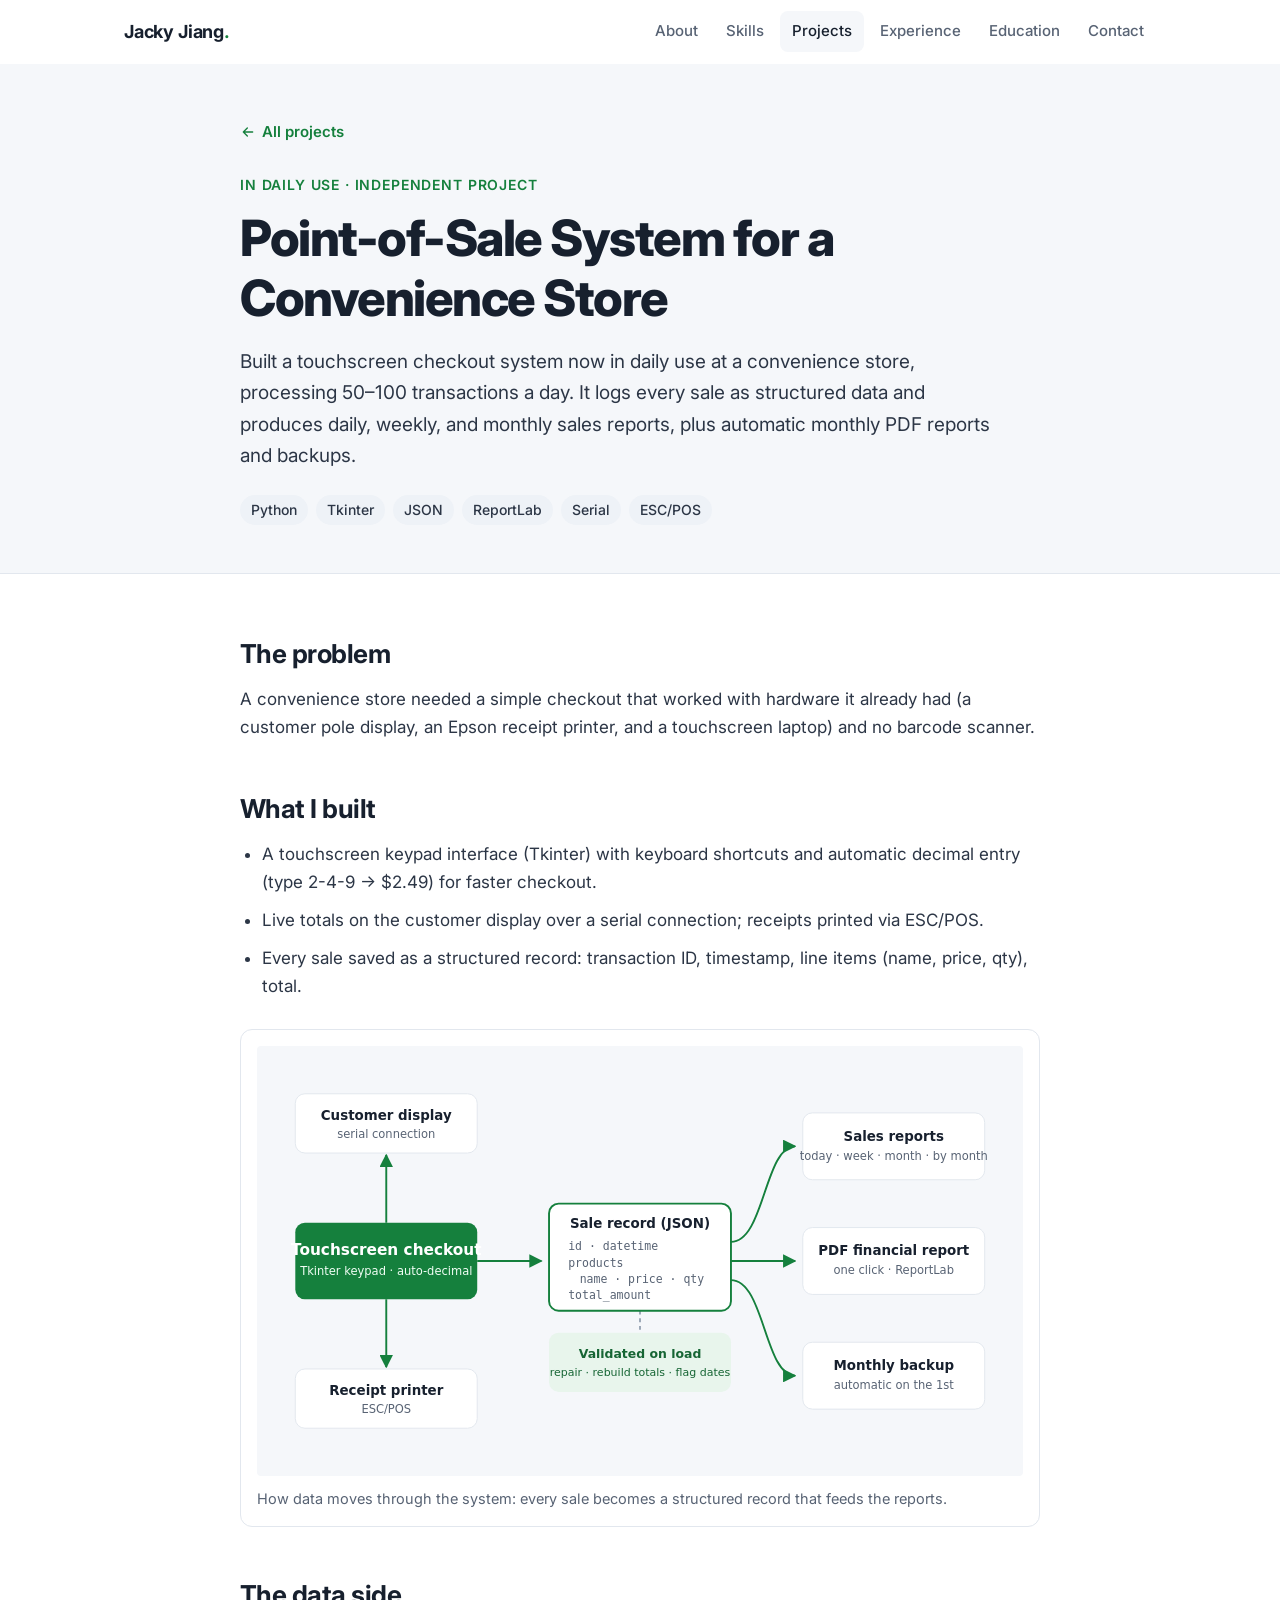
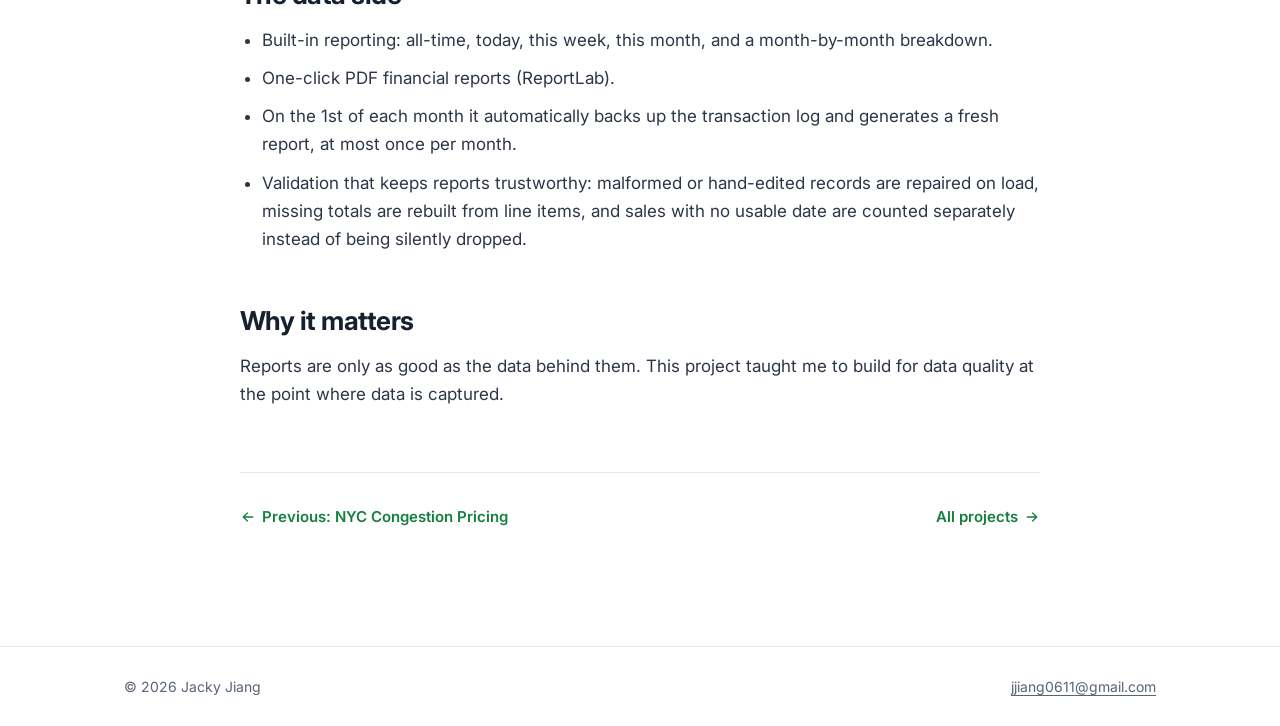
<file: projects/pos-system.html>
<!doctype html>
<html lang="en">
<head>
  <meta charset="utf-8">
  <meta name="viewport" content="width=device-width, initial-scale=1">
  <title>Point-of-Sale System Case Study | Jacky Jiang</title>
  <meta name="description" content="Case study: a touchscreen checkout system in daily use at a convenience store, logging every sale as structured data and producing sales reports, PDF reports, and monthly backups.">
  <link rel="canonical" href="https://jjiang0611.github.io/Portfolio-Website/projects/pos-system.html">

  <meta property="og:type" content="article">
  <meta property="og:title" content="Point-of-Sale System for a Convenience Store">
  <meta property="og:description" content="A touchscreen checkout system in daily use at a convenience store, processing 50–100 transactions a day. It logs every sale as structured data and produces daily, weekly, and monthly sales reports.">
  <meta property="og:url" content="https://jjiang0611.github.io/Portfolio-Website/projects/pos-system.html">
  <meta property="og:image" content="https://jjiang0611.github.io/Portfolio-Website/assets/img/og-image.png">
  <meta name="twitter:card" content="summary_large_image">

  <link rel="icon" href="../assets/img/favicon.svg" type="image/svg+xml">
  <link rel="preconnect" href="https://fonts.googleapis.com">
  <link rel="preconnect" href="https://fonts.gstatic.com" crossorigin>
  <link href="https://fonts.googleapis.com/css2?family=Inter:wght@400;500;600;700;800&display=swap" rel="stylesheet">
  <link rel="stylesheet" href="../assets/css/style.css">
</head>
<body>
  <a class="skip-link" href="#main">Skip to content</a>

  <header class="nav">
    <div class="container">
      <a class="brand" href="../index.html">Jacky Jiang<span>.</span></a>
      <button class="nav-toggle" type="button" aria-label="Open menu" aria-expanded="false" aria-controls="nav-links">
        <svg viewBox="0 0 24 24" fill="none" stroke="currentColor" stroke-width="2" stroke-linecap="round" aria-hidden="true"><path d="M4 7h16M4 12h16M4 17h16"/></svg>
      </button>
      <nav aria-label="Primary">
        <ul class="nav-links" id="nav-links">
          <li><a href="../index.html#about">About</a></li>
          <li><a href="../index.html#skills">Skills</a></li>
          <li><a href="../index.html#projects" aria-current="true">Projects</a></li>
          <li><a href="../index.html#experience">Experience</a></li>
          <li><a href="../index.html#education">Education</a></li>
          <li><a href="../index.html#contact">Contact</a></li>
        </ul>
      </nav>
    </div>
  </header>

  <main id="main">
    <header class="cs-header">
      <div class="container">
        <a class="back-link" href="../index.html#projects">
          <svg viewBox="0 0 24 24" fill="none" stroke="currentColor" stroke-width="2" stroke-linecap="round" stroke-linejoin="round" aria-hidden="true"><path d="M19 12H5M11 6l-6 6 6 6"/></svg>
          All projects
        </a>
        <p class="cs-meta">In daily use · Independent project</p>
        <h1>Point-of-Sale System for a Convenience Store</h1>
        <p class="cs-summary">Built a touchscreen checkout system now in daily use at a convenience store, processing 50–100 transactions a day. It logs every sale as structured data and produces daily, weekly, and monthly sales reports, plus automatic monthly PDF reports and backups.</p>
        <ul class="tags" aria-label="Tools">
          <li class="tag">Python</li>
          <li class="tag">Tkinter</li>
          <li class="tag">JSON</li>
          <li class="tag">ReportLab</li>
          <li class="tag">Serial</li>
          <li class="tag">ESC/POS</li>
        </ul>
      </div>
    </header>

    <article class="cs-body">
      <div class="container">
        <section class="cs-section" aria-labelledby="problem">
          <h2 id="problem">The problem</h2>
          <p>A convenience store needed a simple checkout that worked with hardware it already had (a customer pole display, an Epson receipt printer, and a touchscreen laptop) and no barcode scanner.</p>
        </section>

        <section class="cs-section" aria-labelledby="built">
          <h2 id="built">What I built</h2>
          <ul>
            <li>A touchscreen keypad interface (Tkinter) with keyboard shortcuts and automatic decimal entry (type 2-4-9 → $2.49) for faster checkout.</li>
            <li>Live totals on the customer display over a serial connection; receipts printed via ESC/POS.</li>
            <li>Every sale saved as a structured record: transaction ID, timestamp, line items (name, price, qty), total.</li>
          </ul>

          <figure class="figure">
            <img src="../assets/img/pos-data-flow.svg" alt="Diagram: the touchscreen checkout sends totals to the customer display and receipts to the printer, and saves each sale as a JSON record (id, datetime, products, total_amount). Records are validated on load and feed sales reports, one-click PDF financial reports, and an automatic monthly backup." width="800" height="450">
            <figcaption>How data moves through the system: every sale becomes a structured record that feeds the reports.</figcaption>
          </figure>
        </section>

        <section class="cs-section" aria-labelledby="data-side">
          <h2 id="data-side">The data side</h2>
          <ul>
            <li>Built-in reporting: all-time, today, this week, this month, and a month-by-month breakdown.</li>
            <li>One-click PDF financial reports (ReportLab).</li>
            <li>On the 1st of each month it automatically backs up the transaction log and generates a fresh report, at most once per month.</li>
            <li>Validation that keeps reports trustworthy: malformed or hand-edited records are repaired on load, missing totals are rebuilt from line items, and sales with no usable date are counted separately instead of being silently dropped.</li>
          </ul>
        </section>

        <section class="cs-section" aria-labelledby="why">
          <h2 id="why">Why it matters</h2>
          <p>Reports are only as good as the data behind them. This project taught me to build for data quality at the point where data is captured.</p>
        </section>

        <nav class="cs-next" aria-label="More projects">
          <a class="back-link" href="congestion-pricing.html">
            <svg viewBox="0 0 24 24" fill="none" stroke="currentColor" stroke-width="2" stroke-linecap="round" stroke-linejoin="round" aria-hidden="true"><path d="M19 12H5M11 6l-6 6 6 6"/></svg>
            Previous: NYC Congestion Pricing
          </a>
          <a class="back-link" href="../index.html#projects">
            All projects
            <svg viewBox="0 0 24 24" fill="none" stroke="currentColor" stroke-width="2" stroke-linecap="round" stroke-linejoin="round" aria-hidden="true"><path d="M5 12h14M13 6l6 6-6 6"/></svg>
          </a>
        </nav>
      </div>
    </article>
  </main>

  <footer class="footer">
    <div class="container">
      <span>© <span data-year>2026</span> Jacky Jiang</span>
      <a href="mailto:jjiang0611@gmail.com">jjiang0611@gmail.com</a>
    </div>
  </footer>

  <script src="../assets/js/main.js"></script>
</body>
</html>
</file>
<file: assets/css/style.css>
/* ==========================================================================
   J. Jiang — Portfolio
   Clean, light, single-accent theme.
   ========================================================================== */

:root {
  --bg: #ffffff;
  --surface: #f5f7fa;
  --surface-2: #eef2f7;
  --text: #17202e;
  --muted: #586374;
  --border: #e2e7ee;
  --accent: #15803d;
  --accent-ink: #166534;
  --accent-soft: #e8f5ec;

  --radius: 12px;
  --radius-sm: 8px;
  --shadow: 0 1px 2px rgba(23, 32, 46, 0.04), 0 4px 16px rgba(23, 32, 46, 0.06);
  --shadow-hover: 0 2px 4px rgba(23, 32, 46, 0.06), 0 12px 32px rgba(23, 32, 46, 0.10);

  --max: 1080px;
  --gutter: 24px;
  --nav-h: 64px;

  --font: "Inter", system-ui, -apple-system, "Segoe UI", Roboto, sans-serif;
}

*,
*::before,
*::after {
  box-sizing: border-box;
}

html {
  scroll-behavior: smooth;
  scroll-padding-top: calc(var(--nav-h) + 16px);
  -webkit-text-size-adjust: 100%;
}

body {
  margin: 0;
  background: var(--bg);
  color: var(--text);
  font-family: var(--font);
  font-size: 17px;
  line-height: 1.65;
  -webkit-font-smoothing: antialiased;
}

[hidden] {
  display: none !important;
}

img,
svg {
  display: block;
  max-width: 100%;
  height: auto;
}

a {
  color: var(--accent);
  text-decoration-thickness: 1px;
  text-underline-offset: 3px;
}

a:hover {
  color: var(--accent-ink);
}

:focus-visible {
  outline: 3px solid var(--accent);
  outline-offset: 3px;
  border-radius: 4px;
}

h1,
h2,
h3 {
  line-height: 1.2;
  letter-spacing: -0.02em;
  margin: 0;
}

p {
  margin: 0 0 1em;
}

.container {
  width: 100%;
  max-width: var(--max);
  margin: 0 auto;
  padding: 0 var(--gutter);
}

.skip-link {
  position: absolute;
  left: -999px;
  top: 8px;
  background: var(--text);
  color: #fff;
  padding: 8px 14px;
  border-radius: var(--radius-sm);
  z-index: 100;
}

.skip-link:focus {
  left: 8px;
}

/* --- Navigation ---------------------------------------------------------- */

.nav {
  position: sticky;
  top: 0;
  z-index: 50;
  height: var(--nav-h);
  background: rgba(255, 255, 255, 0.92);
  backdrop-filter: saturate(180%) blur(10px);
  -webkit-backdrop-filter: saturate(180%) blur(10px);
  border-bottom: 1px solid transparent;
  transition: border-color 0.2s ease;
}

.nav.is-scrolled {
  border-bottom-color: var(--border);
}

.nav .container {
  display: flex;
  align-items: center;
  justify-content: space-between;
  height: 100%;
}

.brand {
  font-weight: 700;
  font-size: 18px;
  letter-spacing: -0.01em;
  color: var(--text);
  text-decoration: none;
}

.brand:hover {
  color: var(--text);
}

.brand span {
  color: var(--accent);
}

.nav-links {
  display: flex;
  align-items: center;
  gap: 4px;
  list-style: none;
  margin: 0;
  padding: 0;
}

.nav-links a {
  display: block;
  padding: 8px 12px;
  border-radius: var(--radius-sm);
  color: var(--muted);
  font-size: 15px;
  font-weight: 500;
  text-decoration: none;
}

.nav-links a:hover,
.nav-links a[aria-current="true"] {
  color: var(--text);
  background: var(--surface);
}

.nav-toggle {
  display: none;
  align-items: center;
  justify-content: center;
  width: 44px;
  height: 44px;
  margin-right: -10px;
  border: 0;
  background: transparent;
  color: var(--text);
  cursor: pointer;
  border-radius: var(--radius-sm);
}

.nav-toggle svg {
  width: 24px;
  height: 24px;
}

/* --- Buttons ------------------------------------------------------------- */

.btn {
  display: inline-flex;
  align-items: center;
  gap: 8px;
  min-height: 46px;
  padding: 10px 20px;
  border-radius: 999px;
  border: 1px solid transparent;
  font: inherit;
  font-size: 15px;
  font-weight: 600;
  line-height: 1;
  text-decoration: none;
  cursor: pointer;
  transition: background 0.15s ease, border-color 0.15s ease, color 0.15s ease, transform 0.15s ease;
}

.btn svg {
  width: 18px;
  height: 18px;
  flex: none;
}

.btn-primary {
  background: var(--accent);
  color: #fff;
}

.btn-primary:hover {
  background: var(--accent-ink);
  color: #fff;
}

.btn-secondary {
  background: var(--bg);
  border-color: var(--border);
  color: var(--text);
}

.btn-secondary:hover {
  border-color: #c9d1dc;
  background: var(--surface);
  color: var(--text);
}

.btn-group {
  display: flex;
  flex-wrap: wrap;
  gap: 12px;
}

/* --- Hero ---------------------------------------------------------------- */

.hero {
  padding: 88px 0 72px;
}

.hero .container {
  display: grid;
  grid-template-columns: minmax(0, 1.5fr) minmax(0, 1fr);
  gap: 56px;
  align-items: center;
}

.hero h1 {
  font-size: clamp(44px, 7vw, 68px);
  font-weight: 800;
  letter-spacing: -0.035em;
}

.hero .headline {
  margin: 14px 0 6px;
  font-size: clamp(19px, 2.4vw, 23px);
  font-weight: 600;
  color: var(--accent);
}

.hero .location {
  display: flex;
  align-items: center;
  gap: 6px;
  margin: 0 0 24px;
  color: var(--muted);
  font-size: 15px;
}

.hero .location svg {
  width: 16px;
  height: 16px;
  flex: none;
}

.hero .lede {
  max-width: 34em;
  font-size: 19px;
  color: #2c3646;
  margin-bottom: 32px;
}

.glance {
  background: var(--surface);
  border: 1px solid var(--border);
  border-radius: var(--radius);
  padding: 28px;
}

.glance h2 {
  font-size: 13px;
  font-weight: 600;
  letter-spacing: 0.08em;
  text-transform: uppercase;
  color: var(--muted);
  margin-bottom: 18px;
}

.glance dl {
  margin: 0;
  display: grid;
  gap: 18px;
}

.glance dt {
  font-size: 13px;
  color: var(--muted);
  margin-bottom: 2px;
}

.glance dd {
  margin: 0;
  font-weight: 600;
  font-size: 16px;
  line-height: 1.4;
}

/* --- Sections ------------------------------------------------------------ */

.section {
  padding: 80px 0;
}

.section-alt {
  background: var(--surface);
  border-top: 1px solid var(--border);
  border-bottom: 1px solid var(--border);
}

.section-head {
  margin-bottom: 40px;
}

.eyebrow {
  display: block;
  font-size: 13px;
  font-weight: 600;
  letter-spacing: 0.08em;
  text-transform: uppercase;
  color: var(--accent);
  margin-bottom: 8px;
}

.section-head h2 {
  font-size: clamp(30px, 4vw, 38px);
  font-weight: 700;
}

.about-grid {
  display: grid;
  grid-template-columns: minmax(0, 1fr) minmax(0, 2fr);
  gap: 48px;
}

.about-grid .section-head {
  margin-bottom: 0;
}

.about-body {
  font-size: 18px;
  color: #2c3646;
  max-width: 40em;
}

/* --- Skills -------------------------------------------------------------- */

.skills-grid {
  display: grid;
  grid-template-columns: repeat(6, minmax(0, 1fr));
  gap: 20px;
}

/* Two wide cards on the first row, three on the second */
.skill-card {
  grid-column: span 2;
}

.skill-card.is-wide {
  grid-column: span 3;
}

.skill-card {
  background: var(--bg);
  border: 1px solid var(--border);
  border-radius: var(--radius);
  padding: 24px;
}

.skill-card h3 {
  display: flex;
  align-items: center;
  gap: 10px;
  font-size: 17px;
  font-weight: 650;
  margin-bottom: 16px;
}

.skill-icon {
  display: grid;
  place-items: center;
  width: 34px;
  height: 34px;
  border-radius: var(--radius-sm);
  background: var(--accent-soft);
  color: var(--accent);
  flex: none;
}

.skill-icon svg {
  width: 18px;
  height: 18px;
}

.tags {
  display: flex;
  flex-wrap: wrap;
  gap: 8px;
  align-items: flex-start;
  list-style: none;
  margin: 0;
  padding: 0;
}

.tag {
  display: inline-block;
  padding: 5px 11px;
  border-radius: 999px;
  background: var(--surface-2);
  color: #2c3646;
  font-size: 14px;
  font-weight: 500;
  line-height: 1.4;
}

.tag small {
  color: var(--muted);
  font-size: 13px;
  font-weight: 400;
}

/* A tool with a short list of specifics under it */
.tag-detail {
  border-radius: var(--radius-sm);
  padding: 7px 12px;
}

.tag-detail small {
  display: block;
}

/* --- Projects ------------------------------------------------------------ */

.projects-grid {
  display: grid;
  grid-template-columns: repeat(2, minmax(0, 1fr));
  gap: 28px;
}

.project-card {
  position: relative;
  display: flex;
  flex-direction: column;
  background: var(--bg);
  border: 1px solid var(--border);
  border-radius: var(--radius);
  overflow: hidden;
  box-shadow: var(--shadow);
  transition: box-shadow 0.2s ease, transform 0.2s ease;
}

.project-card:hover {
  box-shadow: var(--shadow-hover);
  transform: translateY(-2px);
}

.project-thumb {
  aspect-ratio: 16 / 9;
  background: var(--surface);
  border-bottom: 1px solid var(--border);
  overflow: hidden;
}

.project-thumb img,
.project-thumb svg {
  width: 100%;
  height: 100%;
  object-fit: cover;
  object-position: center;
}

.project-thumb img {
  object-fit: contain;
  padding: 12px;
  background: #fff;
}

.project-body {
  display: flex;
  flex-direction: column;
  flex: 1;
  padding: 26px;
}

.project-body h3 {
  font-size: 21px;
  font-weight: 700;
  margin-bottom: 12px;
}

.project-body h3 a {
  color: var(--text);
  text-decoration: none;
}

/* Whole card is clickable via the title link */
.project-body h3 a::after {
  content: "";
  position: absolute;
  inset: 0;
}

.project-body p {
  color: var(--muted);
  font-size: 16px;
}

.project-body .tags {
  margin-top: auto;
  padding-top: 8px;
}

.read-more {
  display: inline-flex;
  align-items: center;
  gap: 6px;
  margin-top: 20px;
  font-size: 15px;
  font-weight: 600;
  color: var(--accent);
}

.read-more svg {
  width: 16px;
  height: 16px;
  transition: transform 0.15s ease;
}

.project-card:hover .read-more svg {
  transform: translateX(3px);
}

/* --- Timeline (experience / education) ----------------------------------- */

.entries {
  display: grid;
  gap: 20px;
}

.entry {
  display: grid;
  grid-template-columns: 52px minmax(0, 1fr);
  gap: 20px;
  background: var(--bg);
  border: 1px solid var(--border);
  border-radius: var(--radius);
  padding: 28px;
}

.entry-icon {
  display: grid;
  place-items: center;
  width: 52px;
  height: 52px;
  border-radius: var(--radius);
  background: var(--accent-soft);
  color: var(--accent);
}

.entry-icon svg {
  width: 24px;
  height: 24px;
}

.entry h3 {
  font-size: 20px;
  font-weight: 700;
}

.entry-head {
  display: flex;
  align-items: baseline;
  justify-content: space-between;
  flex-wrap: wrap;
  gap: 2px 16px;
}

.entry-date {
  color: var(--muted);
  font-size: 15px;
  font-weight: 500;
  white-space: nowrap;
}

.entry .org {
  margin: 4px 0 0;
  color: var(--muted);
  font-size: 15.5px;
}

.entry ul {
  margin: 16px 0 0;
  padding-left: 20px;
  color: #2c3646;
}

.entry li + li {
  margin-top: 8px;
}

.entry .tags {
  margin-top: 14px;
  padding-left: 0;
}

.entry .tags li + li {
  margin-top: 0;
}

/* --- Contact ------------------------------------------------------------- */

.contact {
  padding: 88px 0;
  text-align: center;
}

.contact h2 {
  font-size: clamp(30px, 4vw, 38px);
  font-weight: 700;
  margin-bottom: 14px;
}

.contact p {
  max-width: 34em;
  margin: 0 auto 32px;
  color: var(--muted);
  font-size: 18px;
}

.contact .btn-group {
  justify-content: center;
}

.footer {
  border-top: 1px solid var(--border);
  padding: 28px 0;
  color: var(--muted);
  font-size: 14px;
}

.footer .container {
  display: flex;
  justify-content: space-between;
  gap: 16px;
  flex-wrap: wrap;
}

.footer a {
  color: var(--muted);
}

/* --- Case study pages ---------------------------------------------------- */

.cs-header {
  padding: 56px 0 48px;
  background: var(--surface);
  border-bottom: 1px solid var(--border);
}

.back-link {
  display: inline-flex;
  align-items: center;
  gap: 6px;
  margin-bottom: 28px;
  font-size: 15px;
  font-weight: 600;
  text-decoration: none;
}

.back-link svg {
  width: 16px;
  height: 16px;
}

.cs-meta {
  font-size: 14px;
  font-weight: 600;
  letter-spacing: 0.06em;
  text-transform: uppercase;
  color: var(--accent);
  margin-bottom: 12px;
}

.cs-header h1 {
  font-size: clamp(34px, 5.5vw, 50px);
  font-weight: 800;
  letter-spacing: -0.03em;
  max-width: 18em;
}

.cs-summary {
  margin: 18px 0 24px;
  max-width: 40em;
  font-size: 19px;
  color: #2c3646;
}

.cs-header .btn-group {
  margin-top: 28px;
}

.cs-body {
  padding: 64px 0 88px;
}

.cs-header .container,
.cs-body .container {
  max-width: 848px;
}

.cs-section + .cs-section {
  margin-top: 52px;
}

.cs-section h2 {
  font-size: 26px;
  font-weight: 700;
  margin-bottom: 16px;
}

.cs-section > p,
.cs-section li {
  color: #2c3646;
}

.cs-section ul {
  margin: 0;
  padding-left: 22px;
}

.cs-section li + li {
  margin-top: 10px;
}

.cs-section li ul {
  margin-top: 10px;
}

.figure {
  margin: 28px 0 0;
  background: #fff;
  border: 1px solid var(--border);
  border-radius: var(--radius);
  padding: 16px;
}

.figure img {
  width: 100%;
  border-radius: 4px;
}

.figure figcaption {
  margin-top: 12px;
  color: var(--muted);
  font-size: 14.5px;
  line-height: 1.5;
}

.callout {
  margin-top: 28px;
  padding: 22px 24px;
  border-left: 4px solid var(--accent);
  background: var(--accent-soft);
  border-radius: 0 var(--radius-sm) var(--radius-sm) 0;
  color: #1f2a3a;
}

.callout p:last-child {
  margin-bottom: 0;
}

.cs-next {
  margin-top: 64px;
  padding-top: 32px;
  border-top: 1px solid var(--border);
  display: flex;
  justify-content: space-between;
  gap: 16px;
  flex-wrap: wrap;
}

/* --- Responsive ---------------------------------------------------------- */

@media (max-width: 900px) {
  .skills-grid {
    grid-template-columns: repeat(2, minmax(0, 1fr));
  }

  .skill-card,
  .skill-card.is-wide {
    grid-column: auto;
  }

  .hero .container,
  .about-grid {
    grid-template-columns: 1fr;
    gap: 36px;
  }

  .hero {
    padding: 56px 0 56px;
  }
}

@media (max-width: 760px) {
  :root {
    --gutter: 16px;
  }

  body {
    font-size: 16px;
  }

  .nav-toggle {
    display: inline-flex;
    order: 2;
  }

  .nav nav {
    order: 1;
  }

  .nav-links {
    position: absolute;
    top: var(--nav-h);
    left: 0;
    right: 0;
    flex-direction: column;
    align-items: stretch;
    gap: 0;
    padding: 8px var(--gutter) 16px;
    background: var(--bg);
    border-bottom: 1px solid var(--border);
    box-shadow: 0 12px 24px rgba(23, 32, 46, 0.08);
    display: none;
  }

  .nav-links.is-open {
    display: flex;
  }

  .nav-links a {
    padding: 12px;
    font-size: 16px;
  }

  .projects-grid,
  .skills-grid {
    grid-template-columns: 1fr;
  }

  .section {
    padding: 60px 0;
  }

  .hero .lede,
  .about-body,
  .cs-summary {
    font-size: 17px;
  }

  .entry {
    grid-template-columns: 1fr;
    gap: 14px;
    padding: 22px;
  }

  .entry-icon {
    width: 44px;
    height: 44px;
  }

  .entry-head {
    flex-direction: column;
    gap: 2px;
  }

  .skill-card,
  .project-body,
  .glance {
    padding: 22px;
  }

  .btn-group .btn {
    flex: 1 1 auto;
    justify-content: center;
  }
}

@media (prefers-reduced-motion: reduce) {
  html {
    scroll-behavior: auto;
  }

  *,
  *::before,
  *::after {
    transition: none !important;
  }
}

@media print {
  .nav,
  .btn-group,
  .footer {
    display: none;
  }
}
</file>
